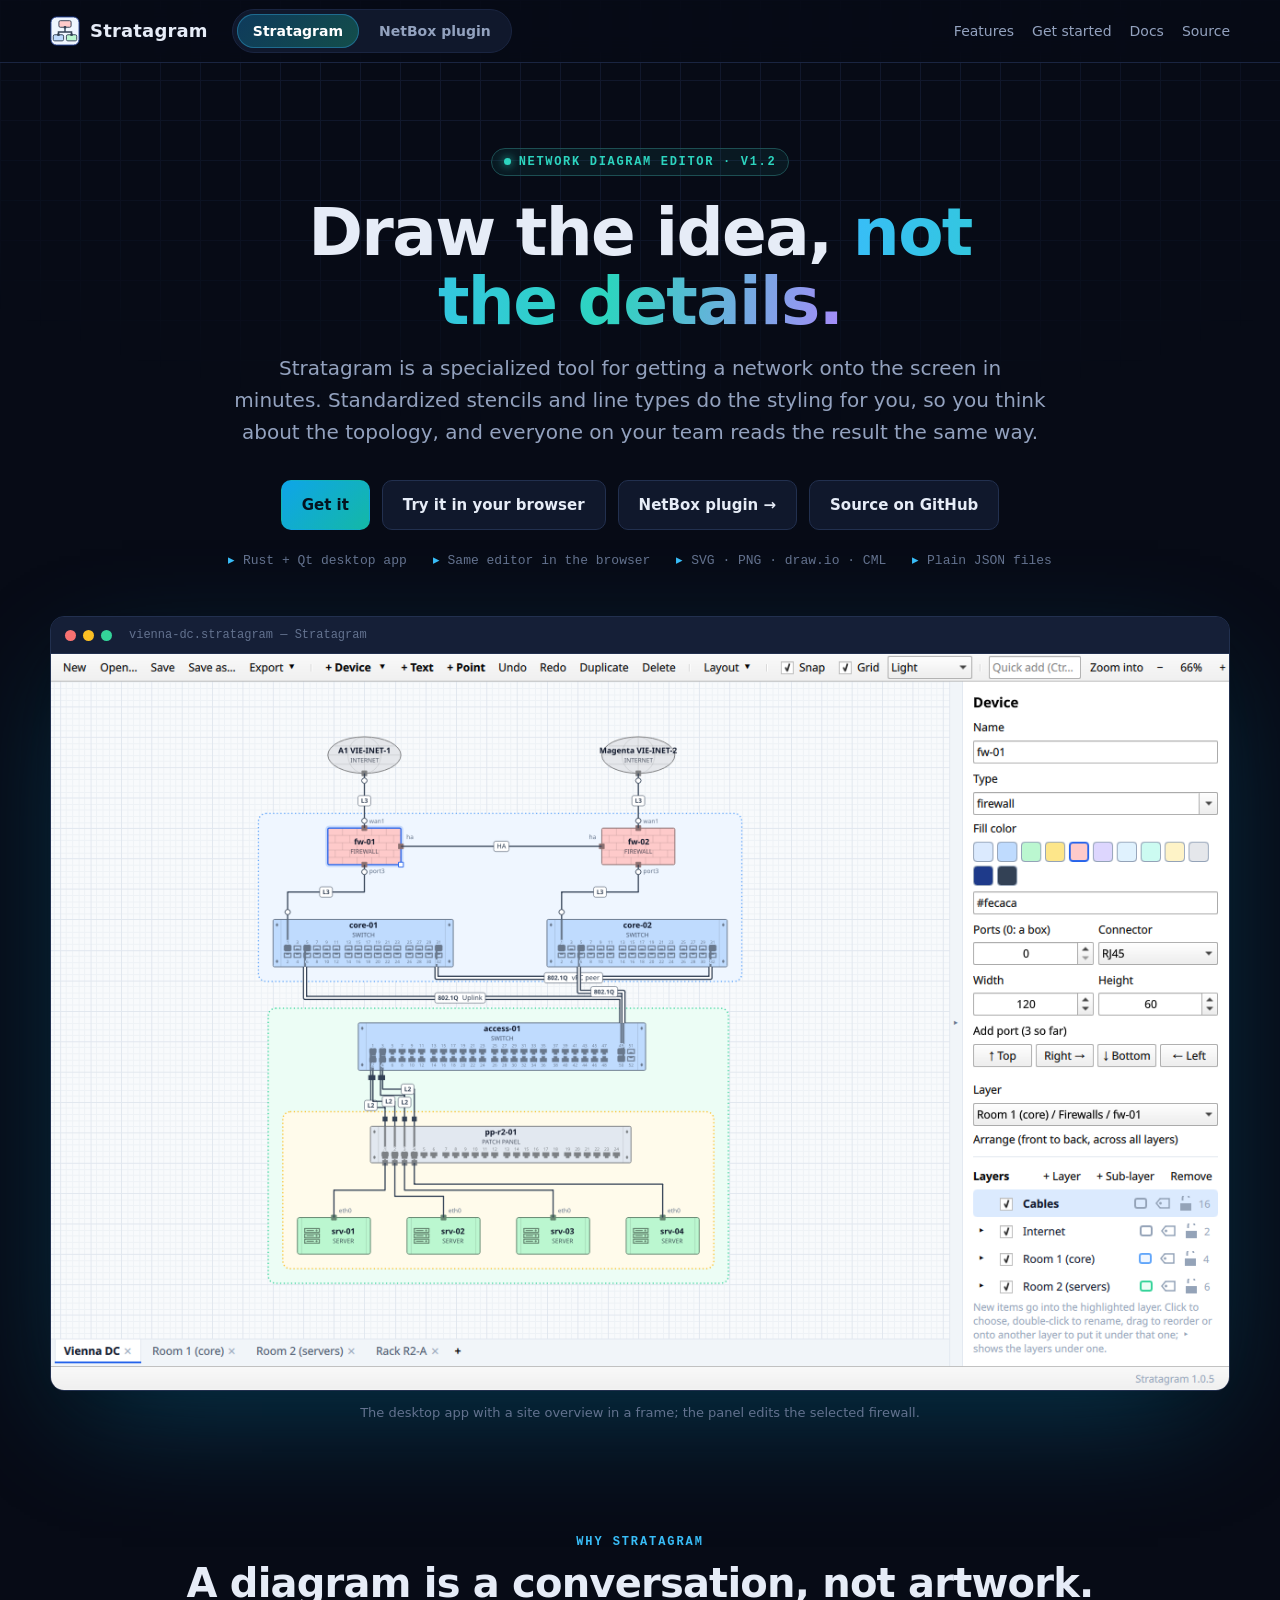
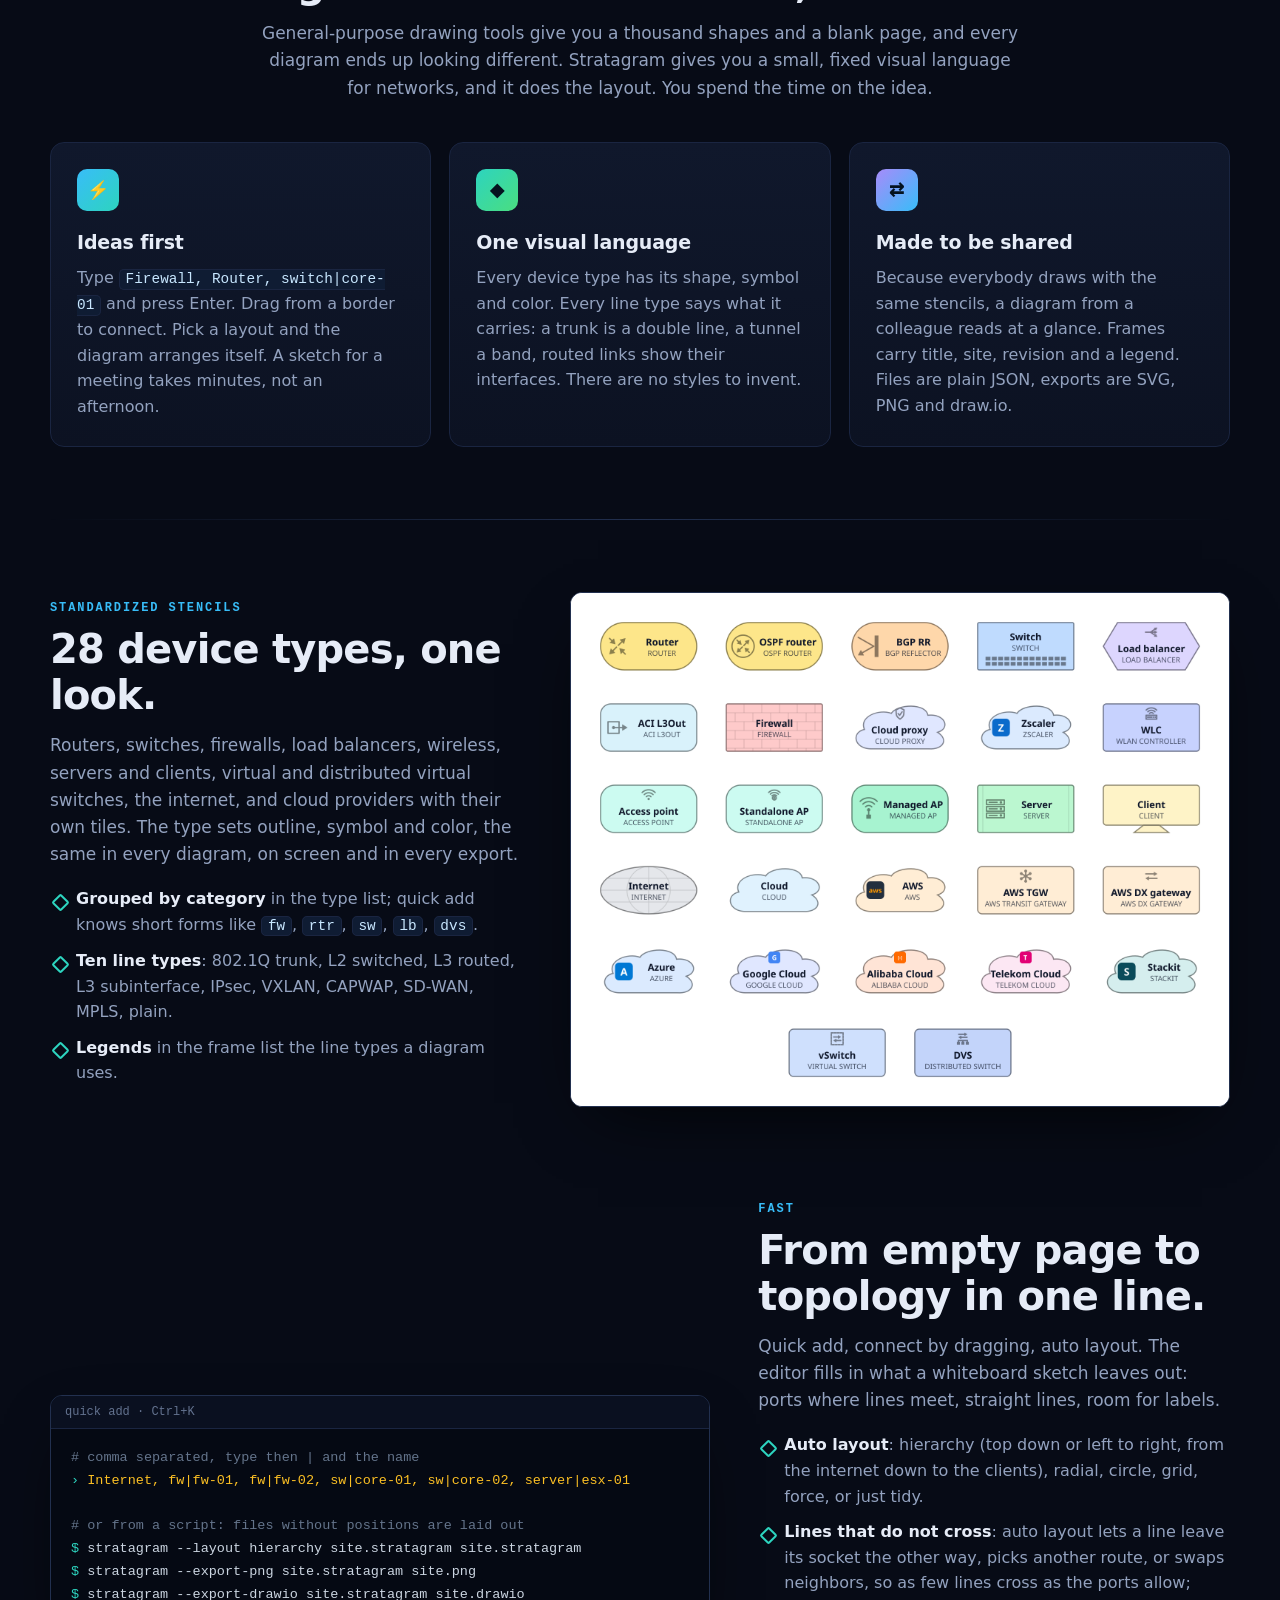
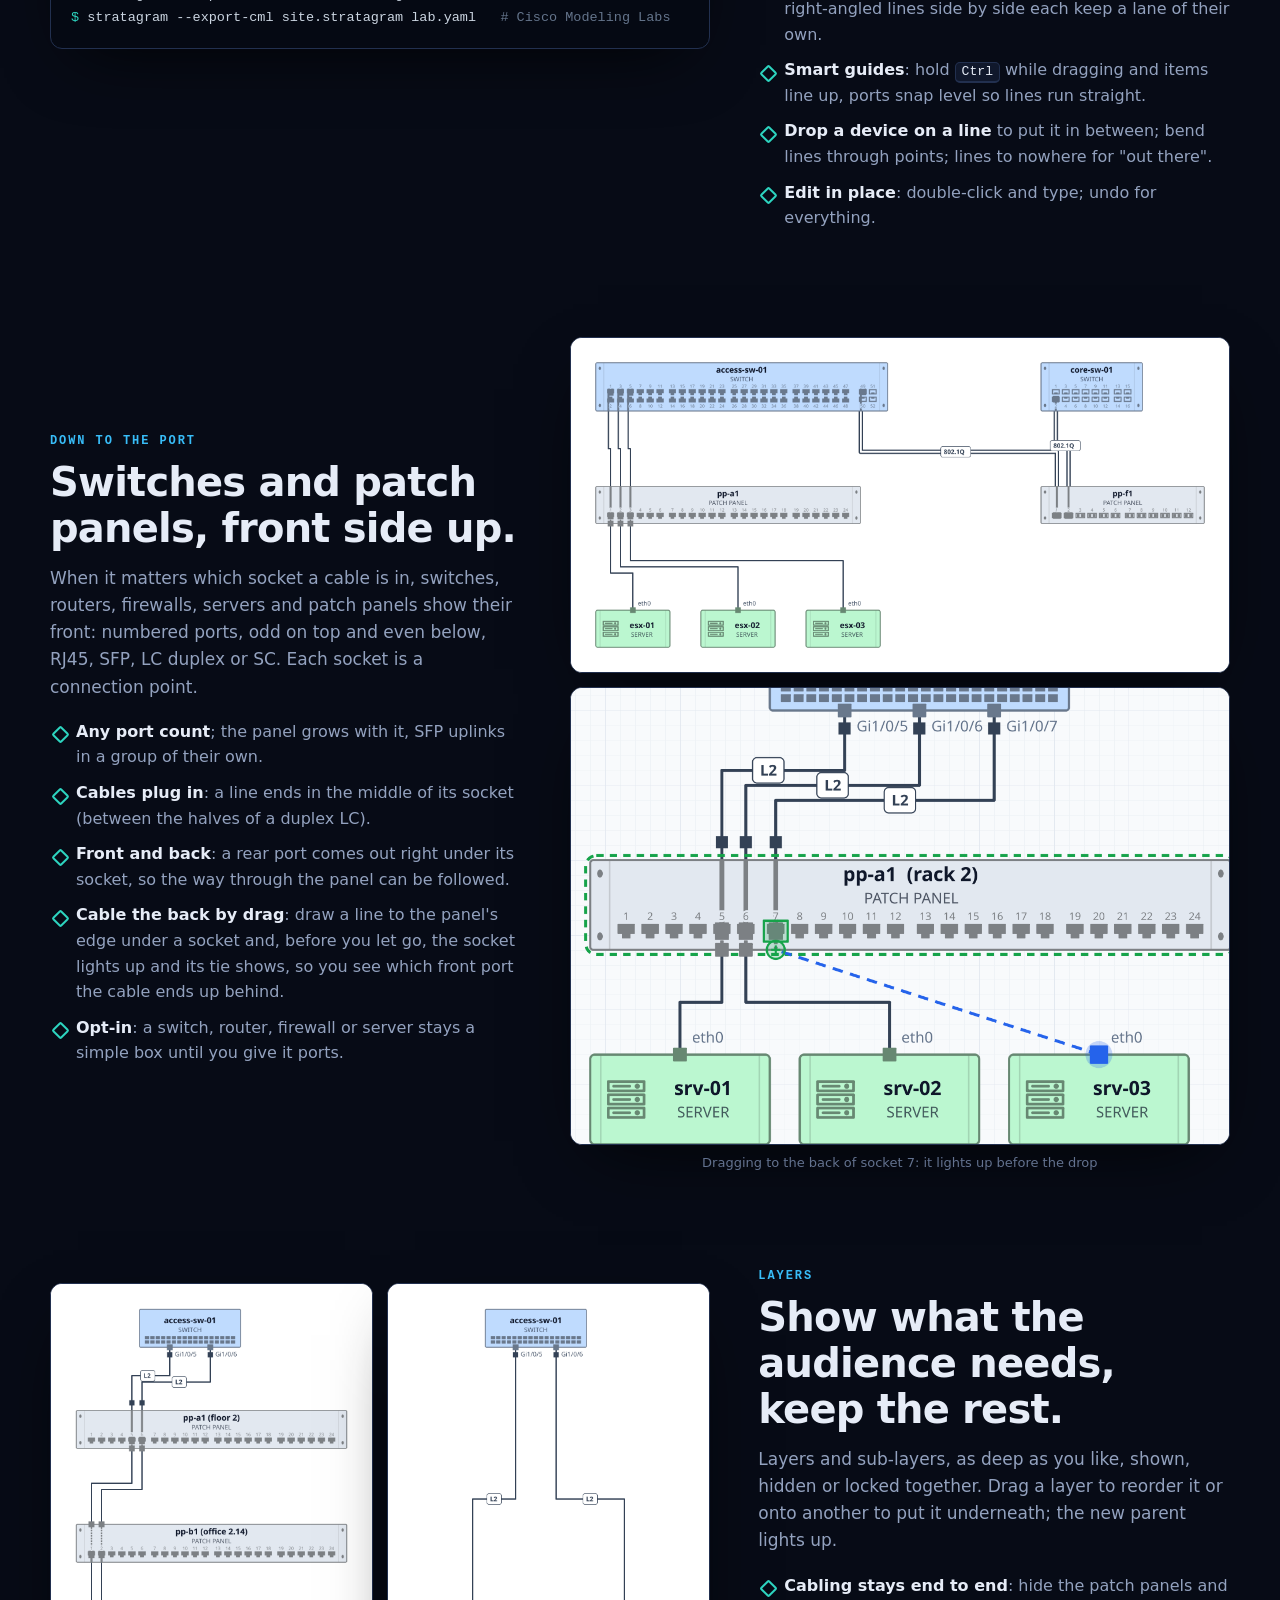
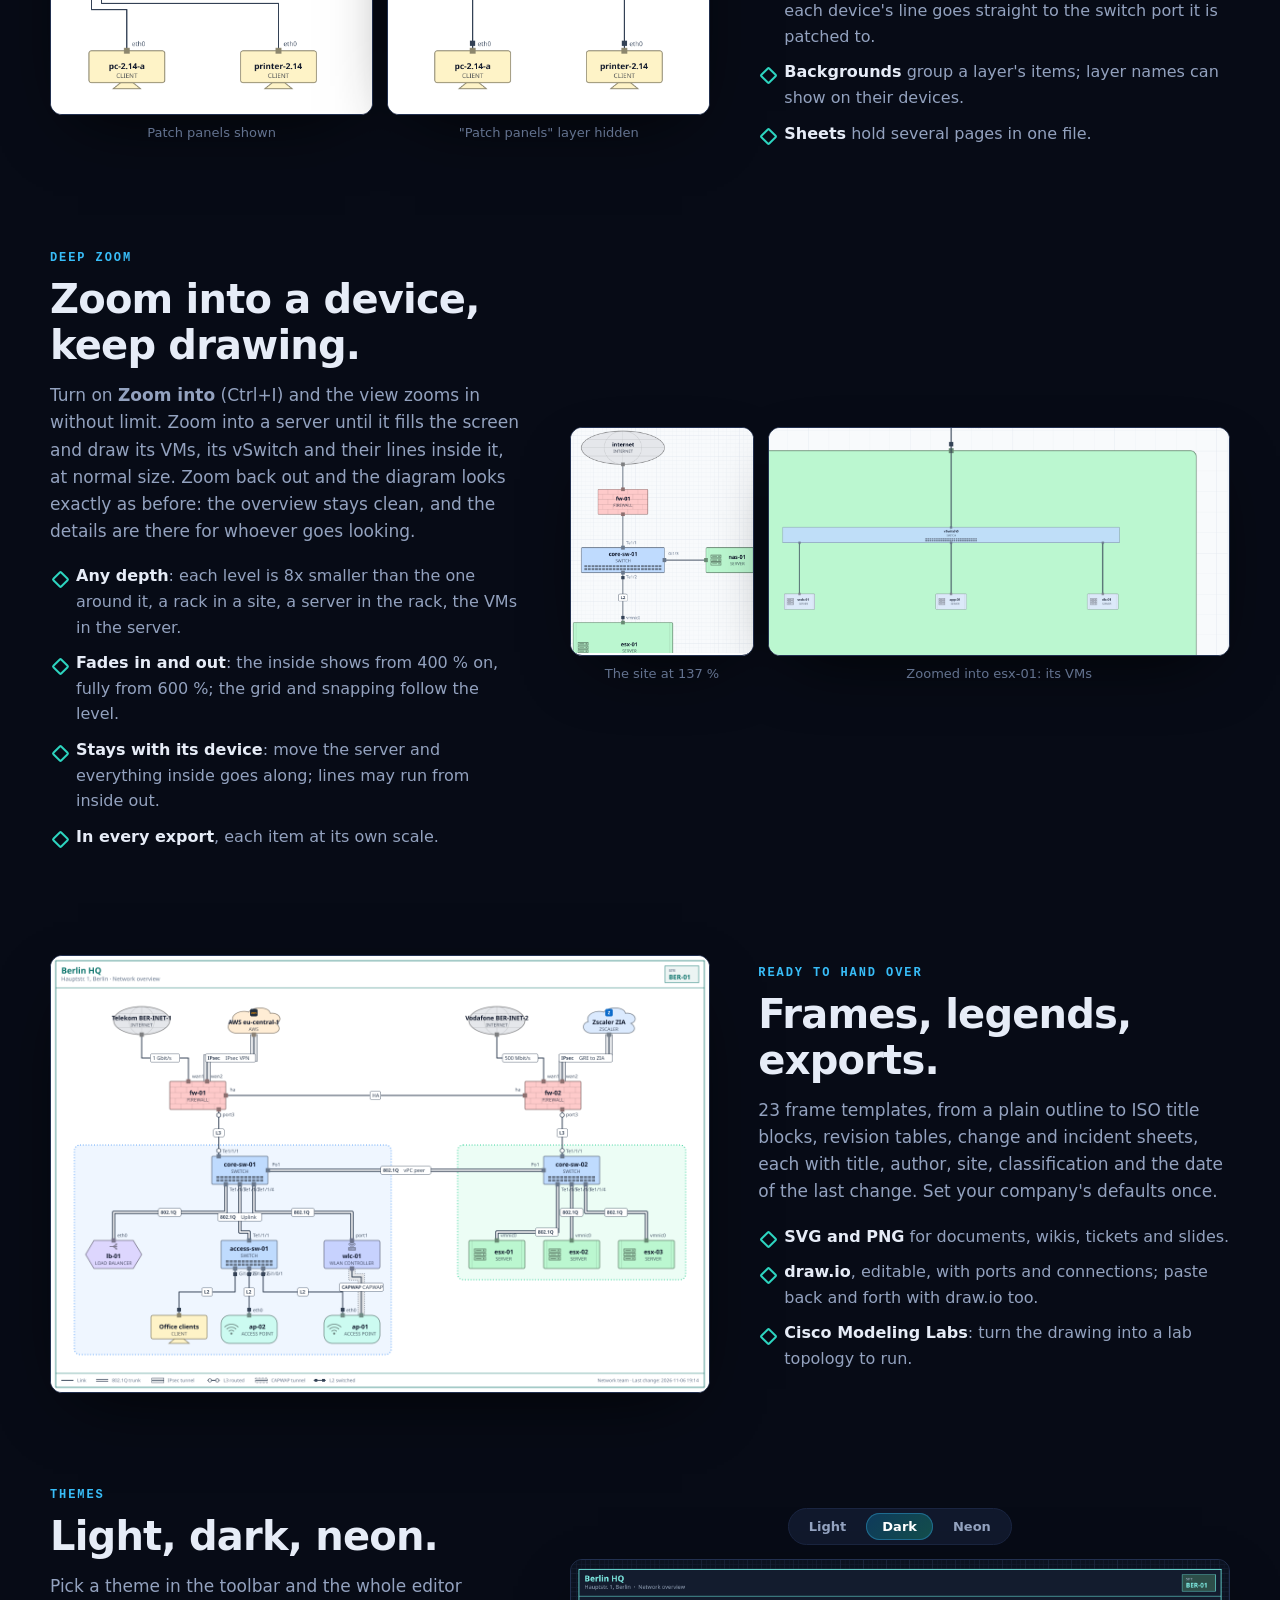
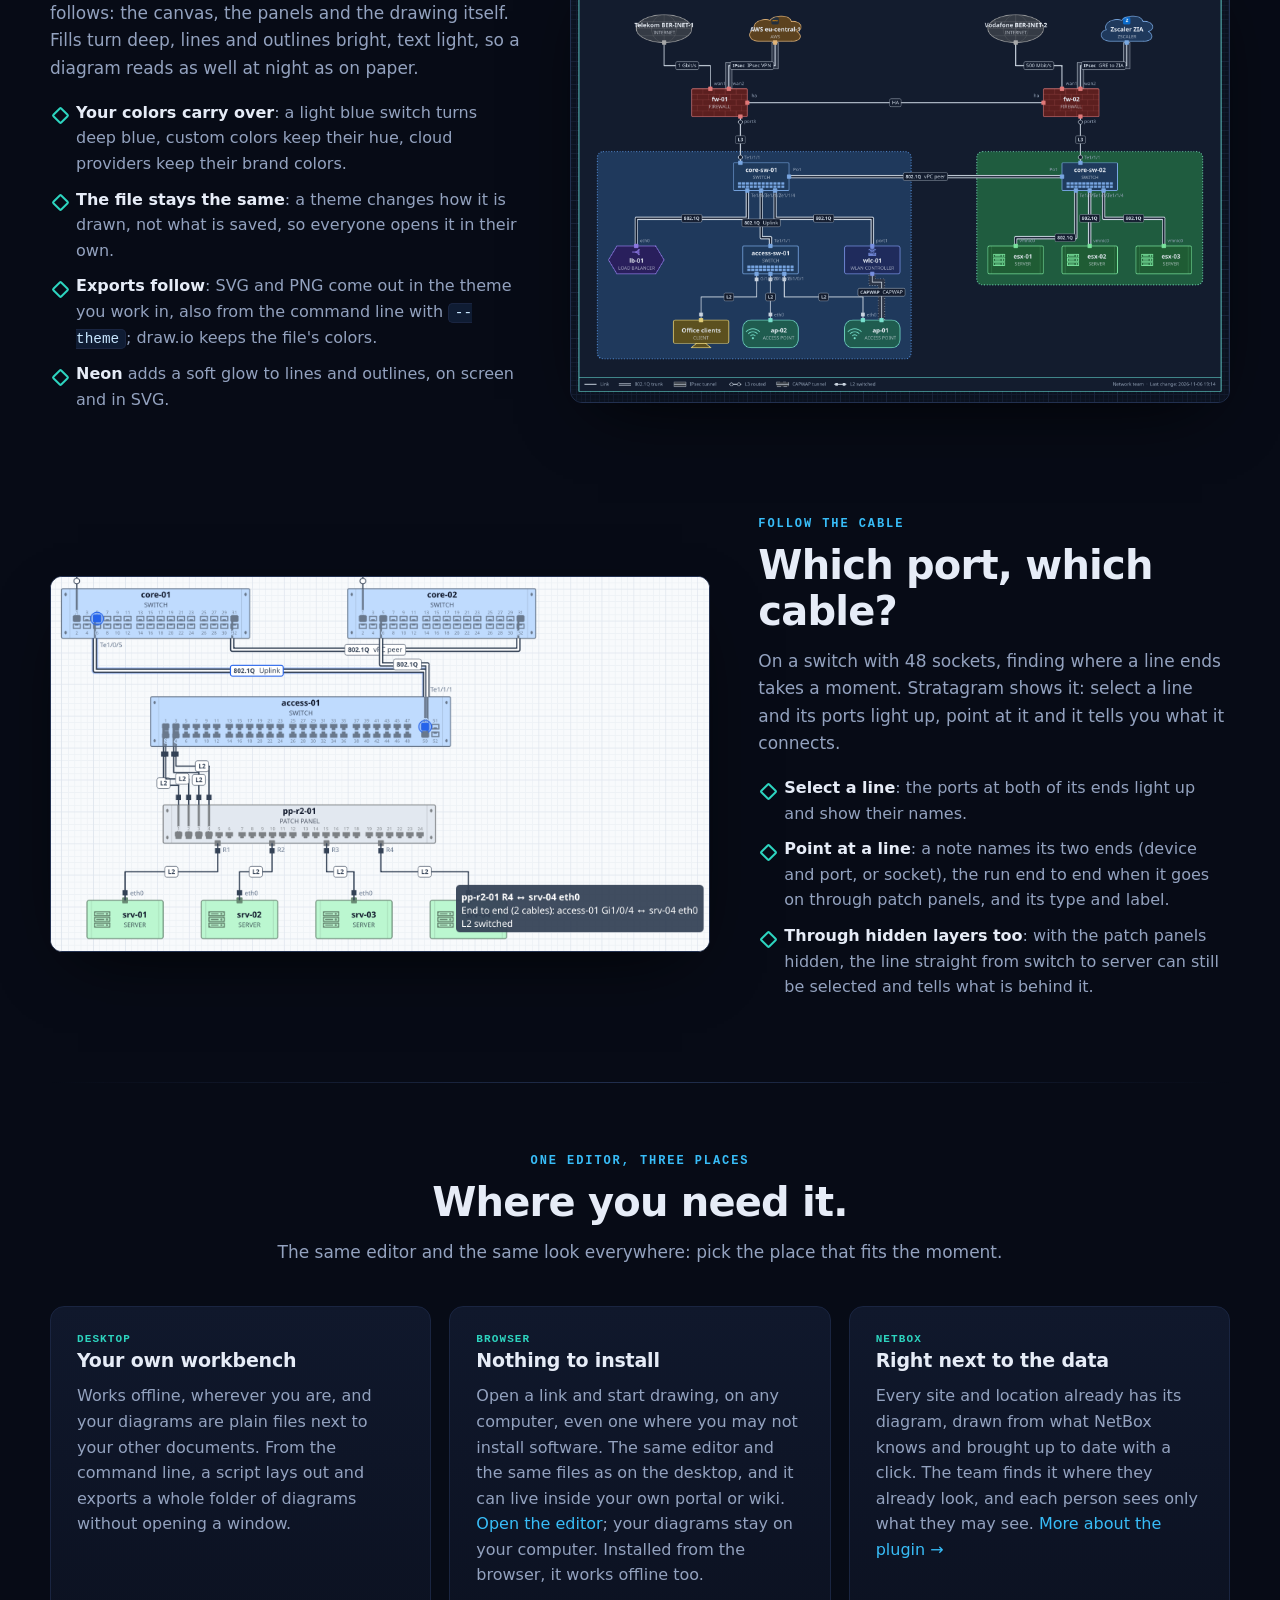
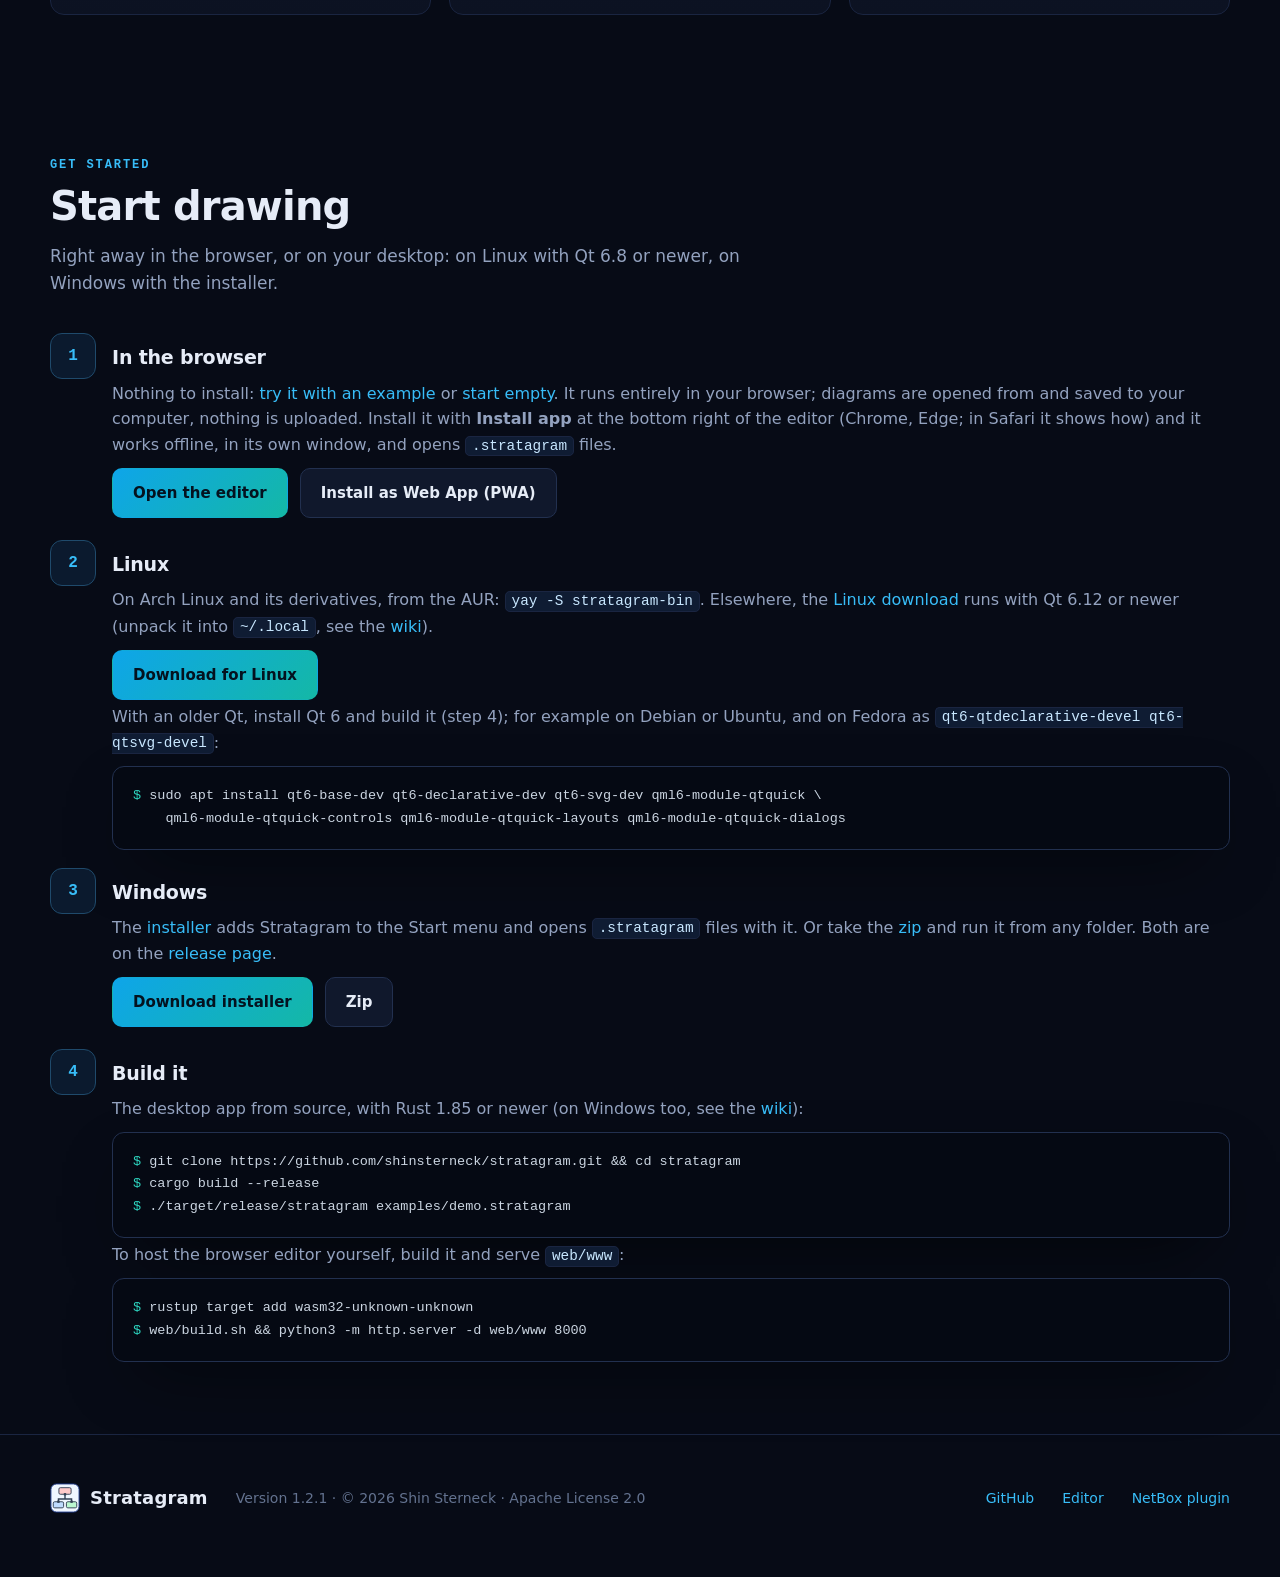
<file: site/index.html>
<!doctype html>
<!-- This file is part of Stratagram: https://github.com/shinsterneck/stratagram
     Copyright 2026 Shin Sterneck. Licensed under the Apache License, Version 2.0 (see LICENSE).
     SPDX-License-Identifier: Apache-2.0 -->
<html lang="en">
<head>
<meta charset="utf-8">
<meta name="viewport" content="width=device-width, initial-scale=1">
<title>Stratagram — network diagrams, fast and consistent</title>
<meta name="description" content="Stratagram is a focused network diagram editor: standardized stencils and line types, quick add and auto layout, so ideas are drawn in minutes and every diagram reads the same across a team. With a NetBox plugin that draws sites from NetBox.">
<link rel="icon" href="logo.svg" type="image/svg+xml">
<link rel="canonical" href="https://stratagram.app/">
<link rel="stylesheet" href="style.css">
<script>document.documentElement.classList.add("js")</script>
</head>
<body>

<header class="top">
  <div class="wrap">
    <a class="brand" href="#"><img src="logo.svg" alt=""><span>Stratagram</span></a>
    <nav class="tabs" aria-label="Sections">
      <a href="#app" data-page="app">Stratagram</a>
      <a href="#netbox" data-page="netbox">NetBox plugin</a>
    </nav>
    <div class="spacer"></div>
    <nav class="links">
      <a href="#app-features" data-page="app">Features</a>
      <a href="#app-start" data-page="app">Get started</a>
      <a href="https://github.com/shinsterneck/stratagram/wiki">Docs</a>
      <a href="https://github.com/shinsterneck/stratagram">Source</a>
    </nav>
  </div>
</header>

<main>

<!-- the editor -->
<div class="page" id="app">

  <div class="hero wrap">
    <span class="eyebrow"><span class="dot"></span>Network diagram editor · v1.2</span>
    <h1>Draw the idea, <span class="grad">not the details.</span></h1>
    <p class="lead">Stratagram is a specialized tool for getting a network onto the screen in minutes.
      Standardized stencils and line types do the styling for you, so you think about the topology,
      and everyone on your team reads the result the same way.</p>
    <div class="cta">
      <a class="btn primary" href="#app-start" data-page="app">Get it</a>
      <a class="btn" href="editor/#file=../examples/berlin-hq.stratagram">Try it in your browser</a>
      <a class="btn" href="#netbox" data-page="netbox">NetBox plugin →</a>
      <a class="btn" href="https://github.com/shinsterneck/stratagram">Source on GitHub</a>
    </div>
    <div class="facts"><span>Rust + Qt desktop app</span><span>Same editor in the browser</span><span>SVG · PNG · draw.io · CML</span><span>Plain JSON files</span></div>

    <div class="window">
      <div class="bar"><i></i><i></i><i></i><span>vienna-dc.stratagram — Stratagram</span></div>
      <a href="shots/desktop-app.png"><img src="shots/desktop-app.png" width="1280" height="800" alt="The Stratagram desktop app: a data center with its rooms and a rack as tinted areas, firewalls and core switches in room 1, an access switch, patch panel and servers in room 2, the properties panel of a selected firewall on the right"></a>
    </div>
    <p class="caption">The desktop app with a site overview in a frame; the panel edits the selected firewall.</p>
  </div>

  <section class="wrap" id="app-why">
    <div class="center">
      <div class="kicker">Why Stratagram</div>
      <h2>A diagram is a conversation, not artwork.</h2>
      <p class="section-lead">General-purpose drawing tools give you a thousand shapes and a blank page, and every
        diagram ends up looking different. Stratagram gives you a small, fixed visual language for networks, and it
        does the layout. You spend the time on the idea.</p>
    </div>
    <div class="pillars">
      <div class="card">
        <div class="icon">⚡</div>
        <h3>Ideas first</h3>
        <p>Type <code>Firewall, Router, switch|core-01</code> and press Enter. Drag from a border to connect.
          Pick a layout and the diagram arranges itself. A sketch for a meeting takes minutes, not an afternoon.</p>
      </div>
      <div class="card">
        <div class="icon">◆</div>
        <h3>One visual language</h3>
        <p>Every device type has its shape, symbol and color. Every line type says what it carries: a trunk is a double
          line, a tunnel a band, routed links show their interfaces. There are no styles to invent.</p>
      </div>
      <div class="card">
        <div class="icon">⇄</div>
        <h3>Made to be shared</h3>
        <p>Because everybody draws with the same stencils, a diagram from a colleague reads at a glance.
          Frames carry title, site, revision and a legend. Files are plain JSON, exports are SVG, PNG and draw.io.</p>
      </div>
    </div>
  </section>

  <div class="divider wrap"></div>

  <section class="wrap" id="app-features">

    <div class="feature">
      <div class="text">
        <div class="kicker">Standardized stencils</div>
        <h2>28 device types, one look.</h2>
        <p class="section-lead">Routers, switches, firewalls, load balancers, wireless, servers and clients, virtual and
          distributed virtual switches, the internet, and cloud providers with their own tiles. The type sets outline, symbol and color, the same in every diagram,
          on screen and in every export.</p>
        <ul>
          <li><b>Grouped by category</b> in the type list; quick add knows short forms like <code>fw</code>, <code>rtr</code>, <code>sw</code>, <code>lb</code>, <code>dvs</code>.</li>
          <li><b>Ten line types</b>: 802.1Q trunk, L2 switched, L3 routed, L3 subinterface, IPsec, VXLAN, CAPWAP, SD-WAN, MPLS, plain.</li>
          <li><b>Legends</b> in the frame list the line types a diagram uses.</li>
        </ul>
      </div>
      <div class="shot"><a href="shots/stencils.png"><img src="shots/stencils.png" width="1780" height="1388" loading="lazy" alt="A sheet of all built-in device stencils: router, OSPF router, BGP reflector, switch, load balancer, firewall, cloud proxy, WLAN controller, access points, server, client, internet, clouds and cloud providers, virtual switch and distributed virtual switch"></a></div>
    </div>

    <div class="feature flip">
      <div class="text">
        <div class="kicker">Fast</div>
        <h2>From empty page to topology in one line.</h2>
        <p class="section-lead">Quick add, connect by dragging, auto layout. The editor fills in what a whiteboard sketch
          leaves out: ports where lines meet, straight lines, room for labels.</p>
        <ul>
          <li><b>Auto layout</b>: hierarchy (top down or left to right, from the internet down to the clients), radial, circle, grid, force, or just tidy.</li>
          <li><b>Lines that do not cross</b>: auto layout lets a line leave its socket the other way, picks another route, or swaps neighbors, so as few lines cross as the ports allow; right-angled lines side by side each keep a lane of their own.</li>
          <li><b>Smart guides</b>: hold <kbd>Ctrl</kbd> while dragging and items line up, ports snap level so lines run straight.</li>
          <li><b>Drop a device on a line</b> to put it in between; bend lines through points; lines to nowhere for "out there".</li>
          <li><b>Edit in place</b>: double-click and type; undo for everything.</li>
        </ul>
      </div>
      <div class="term">
        <div class="bar">quick add · Ctrl+K</div>
<pre><span class="c"># comma separated, type then | and the name</span>
<span class="p">›</span> <span class="s">Internet, fw|fw-01, fw|fw-02, sw|core-01, sw|core-02, server|esx-01</span>

<span class="c"># or from a script: files without positions are laid out</span>
<span class="p">$</span> stratagram --layout hierarchy site.stratagram site.stratagram
<span class="p">$</span> stratagram --export-png site.stratagram site.png
<span class="p">$</span> stratagram --export-drawio site.stratagram site.drawio
<span class="p">$</span> stratagram --export-cml site.stratagram lab.yaml   <span class="c"># Cisco Modeling Labs</span></pre>
      </div>
    </div>

    <div class="feature">
      <div class="text">
        <div class="kicker">Down to the port</div>
        <h2>Switches and patch panels, front side up.</h2>
        <p class="section-lead">When it matters which socket a cable is in, switches, routers, firewalls, servers and
          patch panels show their front:
          numbered ports, odd on top and even below, RJ45, SFP, LC duplex or SC. Each socket is a connection point.</p>
        <ul>
          <li><b>Any port count</b>; the panel grows with it, SFP uplinks in a group of their own.</li>
          <li><b>Cables plug in</b>: a line ends in the middle of its socket (between the halves of a duplex LC).</li>
          <li><b>Front and back</b>: a rear port comes out right under its socket, so the way through the panel can be followed.</li>
          <li><b>Cable the back by drag</b>: draw a line to the panel's edge under a socket and, before you let go, the socket lights up and its tie shows, so you see which front port the cable ends up behind.</li>
          <li><b>Opt-in</b>: a switch, router, firewall or server stays a simple box until you give it ports.</li>
        </ul>
      </div>
      <div>
        <div class="shot"><a href="shots/front-panels.png"><img src="shots/front-panels.png" width="2128" height="1080" loading="lazy" alt="A 48-port access switch with four SFP uplinks, an SFP core switch, a copper and a fiber patch panel, cables plugged into numbered sockets, servers below"></a></div>
        <figure class="shot" style="margin:14px 0 0"><a href="shots/rear-drag.png"><img src="shots/rear-drag.png" width="1140" height="790" loading="lazy" alt="A line being drawn from a server to the bottom edge of a patch panel: socket 7, cabled to the switch at the front, lights up with its tie to the edge before the line is dropped"></a></figure>
        <p class="caption" style="margin:8px 0 0;text-align:center">Dragging to the back of socket 7: it lights up before the drop</p>
      </div>
    </div>

    <div class="feature flip">
      <div class="text">
        <div class="kicker">Layers</div>
        <h2>Show what the audience needs, keep the rest.</h2>
        <p class="section-lead">Layers and sub-layers, as deep as you like, shown, hidden or locked together. Drag a layer
          to reorder it or onto another to put it underneath; the new parent lights up.</p>
        <ul>
          <li><b>Cabling stays end to end</b>: hide the patch panels and each device's line goes straight to the switch port it is patched to.</li>
          <li><b>Backgrounds</b> group a layer's items; layer names can show on their devices.</li>
          <li><b>Sheets</b> hold several pages in one file.</li>
        </ul>
      </div>
      <div>
        <div class="pair">
          <figure class="shot"><a href="shots/e2e-shown.png"><img src="shots/e2e-shown.png" width="1016" height="1360" loading="lazy" alt="A switch cabled through two patch panels to a PC and a printer"></a></figure>
          <figure class="shot"><a href="shots/e2e-hidden.png"><img src="shots/e2e-hidden.png" width="1016" height="1360" loading="lazy" alt="The same diagram with the patch panel layer hidden: the lines go straight from the switch ports to the devices"></a></figure>
        </div>
        <div class="pair" style="margin-top:8px">
          <p class="caption" style="margin:0">Patch panels shown</p>
          <p class="caption" style="margin:0">"Patch panels" layer hidden</p>
        </div>
      </div>
    </div>

    <div class="feature">
      <div class="text">
        <div class="kicker">Deep zoom</div>
        <h2>Zoom into a device, keep drawing.</h2>
        <p class="section-lead">Turn on <b>Zoom into</b> (Ctrl+I) and the view zooms in without limit. Zoom into a
          server until it fills the screen and draw its VMs, its vSwitch and their lines inside it, at normal size.
          Zoom back out and the diagram looks exactly as before: the overview stays clean, and the details are there
          for whoever goes looking.</p>
        <ul>
          <li><b>Any depth</b>: each level is 8x smaller than the one around it, a rack in a site, a server in the rack, the VMs in the server.</li>
          <li><b>Fades in and out</b>: the inside shows from 400 % on, fully from 600 %; the grid and snapping follow the level.</li>
          <li><b>Stays with its device</b>: move the server and everything inside goes along; lines may run from inside out.</li>
          <li><b>In every export</b>, each item at its own scale.</li>
        </ul>
      </div>
      <div>
        <div class="pair lean">
          <figure class="shot"><a href="shots/deep-zoom-out.png"><img src="shots/deep-zoom-out.png" width="600" height="740" loading="lazy" alt="The overview: internet, firewall, core switch, a NAS and the ESX host esx-01 as a plain server box"></a></figure>
          <figure class="shot"><a href="shots/deep-zoom-in.png"><img src="shots/deep-zoom-in.png" width="1300" height="640" loading="lazy" alt="Zoomed into esx-01 at 577 %: its uplink vmnic0 runs to vSwitch0 inside it, cabled to the VMs web-01, app-01 and db-01"></a></figure>
        </div>
        <div class="pair lean" style="margin-top:8px">
          <p class="caption" style="margin:0">The site at 137 %</p>
          <p class="caption" style="margin:0">Zoomed into esx-01: its VMs</p>
        </div>
      </div>
    </div>

    <div class="feature flip">
      <div class="text">
        <div class="kicker">Ready to hand over</div>
        <h2>Frames, legends, exports.</h2>
        <p class="section-lead">23 frame templates, from a plain outline to ISO title blocks, revision tables, change
          and incident sheets, each with title, author, site, classification and the date of the last change.
          Set your company's defaults once.</p>
        <ul>
          <li><b>SVG and PNG</b> for documents, wikis, tickets and slides.</li>
          <li><b>draw.io</b>, editable, with ports and connections; paste back and forth with draw.io too.</li>
          <li><b>Cisco Modeling Labs</b>: turn the drawing into a lab topology to run.</li>
        </ul>
      </div>
      <div class="shot"><a href="shots/hero-diagram.png"><img src="shots/hero-diagram.png" width="2816" height="1864" loading="lazy" alt="An exported PNG: the Berlin HQ network in a site frame with title, site code, legend of line types and the date of the last change"></a></div>
    </div>

    <div class="feature">
      <div class="text">
        <div class="kicker">Themes</div>
        <h2>Light, dark, neon.</h2>
        <p class="section-lead">Pick a theme in the toolbar and the whole editor follows: the canvas, the panels and
          the drawing itself. Fills turn deep, lines and outlines bright, text light, so a diagram reads as well at
          night as on paper.</p>
        <ul>
          <li><b>Your colors carry over</b>: a light blue switch turns deep blue, custom colors keep their hue, cloud providers keep their brand colors.</li>
          <li><b>The file stays the same</b>: a theme changes how it is drawn, not what is saved, so everyone opens it in their own.</li>
          <li><b>Exports follow</b>: SVG and PNG come out in the theme you work in, also from the command line with <code>--theme</code>; draw.io keeps the file's colors.</li>
          <li><b>Neon</b> adds a soft glow to lines and outlines, on screen and in SVG.</li>
        </ul>
      </div>
      <div class="themes">
        <div class="switch" role="group" aria-label="Theme">
          <button type="button" data-shot="light">Light</button>
          <button type="button" data-shot="dark" class="on">Dark</button>
          <button type="button" data-shot="neon">Neon</button>
        </div>
        <div class="shot"><a href="shots/theme-dark.png"><img src="shots/theme-dark.png" width="1000" height="672" loading="lazy" alt="The Berlin HQ diagram in the Dark theme: deep fills with bright outlines and lines on a dark page"></a></div>
      </div>
    </div>

    <div class="feature flip">
      <div class="text">
        <div class="kicker">Follow the cable</div>
        <h2>Which port, which cable?</h2>
        <p class="section-lead">On a switch with 48 sockets, finding where a line ends takes a moment. Stratagram
          shows it: select a line and its ports light up, point at it and it tells you what it connects.</p>
        <ul>
          <li><b>Select a line</b>: the ports at both of its ends light up and show their names.</li>
          <li><b>Point at a line</b>: a note names its two ends (device and port, or socket), the run end to end when it goes on through patch panels, and its type and label.</li>
          <li><b>Through hidden layers too</b>: with the patch panels hidden, the line straight from switch to server can still be selected and tells what is behind it.</li>
        </ul>
      </div>
      <div class="shot"><a href="shots/follow-cable.png"><img src="shots/follow-cable.png" width="845" height="480" loading="lazy" alt="The uplink from core-01 to access-01 selected, its ports Te1/0/5 and Te1/1/1 lit up; the pointer on the line to srv-04 with a note: pp-r2-01 R4 to srv-04 eth0, end to end (2 cables) access-01 Gi1/0/4 to srv-04 eth0, L2 switched"></a></div>
    </div>

  </section>

  <div class="divider wrap"></div>

  <section class="wrap">
    <div class="center">
      <div class="kicker">One editor, three places</div>
      <h2>Where you need it.</h2>
      <p class="section-lead">The same editor and the same look everywhere: pick the place that fits the moment.</p>
    </div>
    <div class="runs">
      <div class="card">
        <div class="label">Desktop</div>
        <h3>Your own workbench</h3>
        <p>Works offline, wherever you are, and your diagrams are plain files next to your other documents. From
          the command line, a script lays out and exports a whole folder of diagrams without opening a window.</p>
      </div>
      <div class="card">
        <div class="label">Browser</div>
        <h3>Nothing to install</h3>
        <p>Open a link and start drawing, on any computer, even one where you may not install software. The same editor
          and the same files as on the desktop, and it can live inside your own portal or wiki.
          <a href="editor/">Open the editor</a>; your diagrams stay on your computer. Installed from the browser, it works offline too.</p>
      </div>
      <div class="card">
        <div class="label">NetBox</div>
        <h3>Right next to the data</h3>
        <p>Every site and location already has its diagram, drawn from what NetBox knows and brought up to date with
          a click. The team finds it where they already look, and each person sees only what they may see.
          <a href="#netbox" data-page="netbox">More about the plugin →</a></p>
      </div>
    </div>
  </section>

  <section class="wrap" id="app-start">
    <div class="kicker">Get started</div>
    <h2>Start drawing</h2>
    <p class="section-lead">Right away in the browser, or on your desktop: on Linux with Qt 6.8 or newer, on Windows with the installer.</p>
    <div class="steps">
      <div class="step"><div>
        <h3>In the browser</h3>
        <p>Nothing to install: <a href="editor/#file=../examples/berlin-hq.stratagram">try it with an example</a> or <a href="editor/">start empty</a>. It runs entirely in your browser; diagrams are opened from and saved to your computer, nothing is uploaded. Install it with <strong>Install app</strong> at the bottom right of the editor (Chrome, Edge; in Safari it shows how) and it works offline, in its own window, and opens <code>.stratagram</code> files.</p>
        <div class="cta">
          <a class="btn primary" href="editor/#file=../examples/berlin-hq.stratagram">Open the editor</a>
          <a class="btn" href="editor/#install">Install as Web App (PWA)</a>
        </div>
      </div></div>
      <div class="step"><div>
        <h3>Linux</h3>
        <p>On Arch Linux and its derivatives, from the AUR: <code>yay -S stratagram-bin</code>. Elsewhere, the <a href="https://github.com/shinsterneck/stratagram/releases/latest/download/stratagram-1.2.1-linux-x86_64.tar.gz">Linux download</a> runs with Qt 6.12 or newer (unpack it into <code>~/.local</code>, see the <a href="https://github.com/shinsterneck/stratagram/wiki/Installation#linux">wiki</a>).</p>
        <div class="cta"><a class="btn primary" href="https://github.com/shinsterneck/stratagram/releases/latest/download/stratagram-1.2.1-linux-x86_64.tar.gz">Download for Linux</a></div>
        <p>With an older Qt, install Qt 6 and build it (step 4); for example on Debian or Ubuntu, and on Fedora as <code>qt6-qtdeclarative-devel qt6-qtsvg-devel</code>:</p>
        <div class="term"><pre><span class="p">$</span> sudo apt install qt6-base-dev qt6-declarative-dev qt6-svg-dev qml6-module-qtquick \
    qml6-module-qtquick-controls qml6-module-qtquick-layouts qml6-module-qtquick-dialogs</pre></div>
      </div></div>
      <div class="step"><div>
        <h3>Windows</h3>
        <p>The <a href="https://github.com/shinsterneck/stratagram/releases/latest/download/stratagram-1.2.1-windows-x64-setup.exe">installer</a> adds Stratagram to the Start menu and opens <code>.stratagram</code> files with it. Or take the <a href="https://github.com/shinsterneck/stratagram/releases/latest/download/stratagram-1.2.1-windows-x64.zip">zip</a> and run it from any folder. Both are on the <a href="https://github.com/shinsterneck/stratagram/releases/latest">release page</a>.</p>
        <div class="cta">
          <a class="btn primary" href="https://github.com/shinsterneck/stratagram/releases/latest/download/stratagram-1.2.1-windows-x64-setup.exe">Download installer</a>
          <a class="btn" href="https://github.com/shinsterneck/stratagram/releases/latest/download/stratagram-1.2.1-windows-x64.zip">Zip</a>
        </div>
      </div></div>
      <div class="step"><div>
        <h3>Build it</h3>
        <p>The desktop app from source, with Rust 1.85 or newer (on Windows too, see the <a href="https://github.com/shinsterneck/stratagram/wiki/Building-from-source#windows">wiki</a>):</p>
        <div class="term"><pre><span class="p">$</span> git clone https://github.com/shinsterneck/stratagram.git &amp;&amp; cd stratagram
<span class="p">$</span> cargo build --release
<span class="p">$</span> ./target/release/stratagram examples/demo.stratagram</pre></div>
        <p>To host the browser editor yourself, build it and serve <code>web/www</code>:</p>
        <div class="term"><pre><span class="p">$</span> rustup target add wasm32-unknown-unknown
<span class="p">$</span> web/build.sh &amp;&amp; python3 -m http.server -d web/www 8000</pre></div>
      </div></div>
    </div>
  </section>
</div>

<!-- NetBox -->
<div class="page" id="netbox">

  <div class="hero wrap">
    <span class="eyebrow"><span class="dot"></span>NetBox plugin · NetBox 4.5 to 4.7</span>
    <h1>Your NetBox, <span class="grad">drawn.</span></h1>
    <p class="lead">The plugin adds a Diagram tab to every site and location. It draws the site from what NetBox
      knows (devices, cables, circuits, patch panels) with Stratagram's stencils, and keeps your arrangement when NetBox
      changes.</p>
    <div class="cta">
      <a class="btn primary" href="#netbox-start">Install the plugin</a>
      <a class="btn" href="#app" data-page="app">← The editor</a>
    </div>
    <div class="facts"><span>Site and location tabs</span><span>Refresh without moving things</span><span>Saved in NetBox</span><span>Object permissions</span><span>Light and dark, like NetBox</span></div>

    <div class="window">
      <div class="bar"><i></i><i></i><i></i><span>Vienna DC | NetBox</span></div>
      <a href="shots/netbox-editor.png"><img src="shots/netbox-editor.png" width="1920" height="1200" alt="NetBox 4.7 with the Diagram tab of the site Vienna DC: two internet circuits, a firewall pair and core switches in the tinted area of room 1, an access switch in room 2 cabled through a patch panel to four servers in a rack nested inside it, sheets for the site's locations, the selected firewall in the panel and the layers by location"></a>
    </div>
    <p class="caption">The Diagram tab of a site in NetBox 4.6, drawn from its devices, cables and circuits. Each
      location is a sheet (tabs at the bottom); the layer tree has a layer per device type and per device.</p>
  </div>

  <section class="wrap">
    <div class="feature">
      <div class="text">
        <div class="kicker">From NetBox</div>
        <h2>Drawn from your source of truth.</h2>
        <p class="section-lead">No more redrawing a site by hand after every change. The site comes in with its devices
          and cables, laid out from the internet down to the servers.</p>
        <ul>
          <li><b>Device types from roles</b>: firewall, router, core and access switches, servers, with your own mapping where roles say something else.</li>
          <li><b>Line types from interfaces</b>: tagged ports make trunks, routed ends make L3 links, access ports L2.</li>
          <li><b>Right-angled lines</b> by default, each in a lane of its own and laid out with as few crossings as the ports allow (or straight, as you set it up).</li>
          <li><b>Circuits</b> become internet clouds named after provider and circuit; <b>patch panels</b> get one socket per front port, rear ports behind the sockets they map to; <b>switches</b> their physical ports, copper first and SFP as uplinks, each cable in its port.</li>
          <li><b>Locations</b> get sheets of their own; a location's Diagram tab opens its sheet.</li>
        </ul>
      </div>
      <div class="shot" style="margin:0 auto;width:min(100%,420px)"><img src="shots/netbox-layers.png" width="330" height="300" loading="lazy" alt="The layer tree in NetBox: Cables, Internet, Firewalls, Switches opened to a layer per switch (access-01, core-01), each with its count of items" style="width:100%"></div>
    </div>

    <div class="feature flip">
      <div class="text">
        <div class="kicker">Stays yours</div>
        <h2>Refresh, don't redraw.</h2>
        <p class="section-lead">Arrange the diagram, add notes, a frame, layers, and save it in NetBox. When NetBox
          changes, <b>Refresh from NetBox</b> brings it up to date without moving anything you placed.</p>
        <ul>
          <li><b>New devices and cables</b> are added beside what they connect to; renamed ones are renamed.</li>
          <li><b>What is gone</b> is set aside on a layer "Gone from NetBox", not silently deleted.</li>
          <li><b>Layers by type and per device</b>: show or hide all patch panels, or one server; cabling stays end to end along NetBox's cable paths, and a line through hidden panels can still be selected and tells what it connects.</li>
          <li><b>One undo step</b>; saved diagrams are in NetBox's change log.</li>
        </ul>
      </div>
      <div class="stack">
        <figure class="shot"><a href="shots/netbox-e2e-shown.png"><img src="shots/netbox-e2e-shown.png" width="700" height="380" loading="lazy" alt="In NetBox: access-01 cabled to the front of patch panel pp-r2-01, its rear ports cabled to four servers"></a><figcaption>Patch panels shown</figcaption></figure>
        <figure class="shot"><a href="shots/netbox-follow.png"><img src="shots/netbox-follow.png" width="700" height="380" loading="lazy" alt="The same with the layer Patch panels hidden: each server's line goes straight to its port on access-01; the line to srv-03 is selected, its ports lit, and a note says access-01 Gi1/0/3 to srv-03 eth0, through hidden devices (2 cables), L2 switched"></a><figcaption>"Patch panels" hidden: end to end along NetBox's cable paths, the line to srv-03 selected and pointed at</figcaption></figure>
      </div>
    </div>
  </section>

  <section class="wrap">
    <div class="center">
      <div class="kicker">Themes</div>
      <h2>Light or dark, like your NetBox.</h2>
      <p class="section-lead">The editor starts in NetBox's own light or dark mode and switches along with it. Pick
        Dark or Neon in its toolbar to keep one; the browser remembers it. The saved diagram keeps its colors, so
        everyone sees it in their own theme; SVG and PNG exports come out in the one in view.</p>
    </div>
    <div class="pair" style="margin-top:36px">
      <figure class="shot"><a href="shots/netbox-dark.png"><img src="shots/netbox-dark.png" width="1920" height="1200" loading="lazy" alt="NetBox in dark mode with the site diagram in the Dark theme: deep fills, bright outlines and lines"></a><figcaption>Dark, with NetBox's dark mode</figcaption></figure>
      <figure class="shot"><a href="shots/netbox-neon.png"><img src="shots/netbox-neon.png" width="1920" height="1200" loading="lazy" alt="The same site diagram in the Neon theme: near-black fills with glowing outlines and lines"></a><figcaption>Neon</figcaption></figure>
    </div>
  </section>

  <div class="divider wrap"></div>

  <section class="wrap">
    <div class="center">
      <div class="kicker">Access</div>
      <h2>Everyone sees what they may see.</h2>
      <p class="section-lead">The data comes from NetBox's own models, filtered by each user's object permissions,
        with no API tokens. Viewing, adding and changing site diagrams are NetBox permissions of their own, constraints included.</p>
    </div>
  </section>

  <section class="wrap" id="netbox-start">
    <div class="kicker">Install</div>
    <h2>Add it to NetBox</h2>
    <div class="steps">
      <div class="step"><div>
        <h3>Install it into NetBox's environment</h3>
        <p>From <a href="https://pypi.org/project/netbox-stratagram/">PyPI</a>. With netbox-docker, add <code>netbox-stratagram</code> to <code>plugin_requirements.txt</code> instead.</p>
        <div class="term"><pre><span class="p">$</span> sudo /opt/netbox/venv/bin/pip install netbox-stratagram</pre></div>
      </div></div>
      <div class="step"><div>
        <h3>Enable it in <code>configuration.py</code></h3>
        <div class="term"><pre>PLUGINS = [<span class="s">"netbox_stratagram"</span>]
PLUGINS_CONFIG = {
    <span class="s">"netbox_stratagram"</span>: {
        <span class="s">"kinds"</span>: {<span class="s">"dmz-host"</span>: <span class="s">"server"</span>},   <span class="c"># device type by role, before the built-in guesses</span>
        <span class="s">"all_devices"</span>: False,             <span class="c"># also devices without cables</span>
        <span class="s">"type_layers"</span>: True,              <span class="c"># a layer per device type and per device</span>
        <span class="s">"routing"</span>: <span class="s">"orthogonal"</span>,         <span class="c"># or "straight", "around"</span>
        <span class="s">"fronts"</span>: [<span class="s">"switch"</span>],            <span class="c"># drawn with their ports; also "router", "firewall", "server"</span>
    },
}</pre></div>
      </div></div>
      <div class="step"><div>
        <h3>Migrate, collect, restart</h3>
        <div class="term"><pre><span class="p">$</span> cd /opt/netbox/netbox
<span class="p">$</span> sudo ../venv/bin/python manage.py migrate
<span class="p">$</span> sudo ../venv/bin/python manage.py collectstatic --no-input
<span class="p">$</span> sudo systemctl restart netbox netbox-rq</pre></div>
        <p>Then grant the object type <code>NetBox Stratagram › Site Diagram</code> (view, and add and change to save) to the users who should see the Diagram tab.</p>
      </div></div>
    </div>
  </section>
</div>

</main>

<footer>
  <div class="wrap">
    <a class="brand" href="#"><img src="logo.svg" alt=""><span>Stratagram</span></a>
    <span class="grow">Version 1.2.1 · © 2026 Shin Sterneck · Apache License 2.0</span>
    <a href="https://github.com/shinsterneck/stratagram">GitHub</a>
    <a href="#app" data-page="app">Editor</a>
    <a href="#netbox" data-page="netbox">NetBox plugin</a>
  </div>
</footer>

<script>
// Tabs: the page named in the address (#netbox, or a section in it) is shown.
const pages = [...document.querySelectorAll(".page")]
const pageOf = (hash) => {
    const el = hash && document.getElementById(hash.slice(1))
    const page = el && (el.classList.contains("page") ? el : el.closest(".page"))
    return page ? page.id : "app"
}
function show(hash) {
    const id = pageOf(hash)
    for (const p of pages) p.classList.toggle("on", p.id === id)
    for (const a of document.querySelectorAll(".tabs a")) a.classList.toggle("on", a.dataset.page === id)
    const el = hash && document.getElementById(hash.slice(1))
    if (el && !el.classList.contains("page")) el.scrollIntoView()
    else window.scrollTo(0, 0)
}
window.addEventListener("hashchange", () => show(location.hash))
show(location.hash)

// The theme picture: one of shots/theme-*.png.
for (const box of document.querySelectorAll(".themes")) {
    const img = box.querySelector("img"), link = box.querySelector("a")
    const alts = {
        light: "The Berlin HQ diagram in the Light theme: light fills, dark lines on white",
        dark: "The Berlin HQ diagram in the Dark theme: deep fills with bright outlines and lines on a dark page",
        neon: "The Berlin HQ diagram in the Neon theme: near-black fills, glowing outlines and lines",
    }
    for (const b of box.querySelectorAll("button")) {
        b.addEventListener("click", () => {
            const src = `shots/theme-${b.dataset.shot}.png`
            img.src = link.href = src
            img.alt = alts[b.dataset.shot]
            for (const o of box.querySelectorAll("button")) o.classList.toggle("on", o === b)
        })
    }
}
</script>
</body>
</html>
</file>
<file: site/style.css>
/* This file is part of Stratagram: https://github.com/shinsterneck/stratagram
 * Copyright 2026 Shin Sterneck. Licensed under the Apache License, Version 2.0 (see LICENSE).
 * SPDX-License-Identifier: Apache-2.0 */

/* Stratagram's homepage: dark, blueprint-like, the screenshots in light
   window frames. No web fonts, no frameworks. */

:root {
    --bg: #070b16;
    --bg-2: #0c1222;
    --panel: #10182c;
    --panel-2: #151f37;
    --line: #22304f;
    --line-soft: #1a2541;
    --text: #e6ecf7;
    --muted: #93a2bf;
    --faint: #63728f;
    --accent: #38bdf8;
    --accent-2: #2dd4bf;
    --accent-3: #a78bfa;
    --warm: #fbbf24;
    --radius: 14px;
    --sans: ui-sans-serif, system-ui, -apple-system, "Segoe UI", Roboto, "Noto Sans", Ubuntu, Cantarell, sans-serif;
    --mono: ui-monospace, "JetBrains Mono", "SFMono-Regular", Menlo, Consolas, "Liberation Mono", monospace;
}

* { box-sizing: border-box; }

html { scroll-behavior: smooth; }

body {
    margin: 0;
    background: var(--bg);
    color: var(--text);
    font: 16px/1.6 var(--sans);
    -webkit-font-smoothing: antialiased;
}

/* The blueprint grid behind everything, fading out downwards. */
body::before {
    content: "";
    position: fixed;
    inset: 0;
    z-index: -1;
    background-image:
        linear-gradient(var(--line-soft) 1px, transparent 1px),
        linear-gradient(90deg, var(--line-soft) 1px, transparent 1px);
    background-size: 40px 40px;
    mask-image: radial-gradient(ellipse 90% 60% at 50% 0%, #000 30%, transparent 80%);
    -webkit-mask-image: radial-gradient(ellipse 90% 60% at 50% 0%, #000 30%, transparent 80%);
    opacity: 0.55;
}

a { color: var(--accent); text-decoration: none; }
a:hover { text-decoration: underline; }

img { max-width: 100%; height: auto; display: block; }

code, pre, kbd { font-family: var(--mono); }
code { font-size: 0.9em; color: #c8e7ff; background: #0f1c33; padding: 0.1em 0.4em; border-radius: 5px; border: 1px solid var(--line-soft); }
kbd { font-size: 0.82em; padding: 0.1em 0.45em; border-radius: 5px; border: 1px solid var(--line); border-bottom-width: 2px; background: var(--panel); color: var(--text); }

.wrap { width: min(1180px, 100% - 32px); margin: 0 auto; }

/* top bar */

.top {
    position: sticky;
    top: 0;
    z-index: 10;
    backdrop-filter: blur(12px);
    -webkit-backdrop-filter: blur(12px);
    background: rgba(7, 11, 22, 0.78);
    border-bottom: 1px solid var(--line-soft);
}
.top .wrap { display: flex; align-items: center; gap: 24px; height: 62px; }
.brand { display: flex; align-items: center; gap: 10px; color: var(--text); font-weight: 700; letter-spacing: 0.01em; font-size: 18px; }
.brand:hover { text-decoration: none; }
.brand img { width: 30px; height: 30px; }
.tabs { display: flex; gap: 4px; padding: 4px; border-radius: 999px; background: var(--panel); border: 1px solid var(--line-soft); }
.tabs a {
    padding: 6px 16px;
    border-radius: 999px;
    color: var(--muted);
    font-size: 14px;
    font-weight: 600;
    white-space: nowrap;
}
.tabs a:hover { color: var(--text); text-decoration: none; }
.tabs a.on { background: linear-gradient(135deg, #0e3a5c, #134e4a); color: #fff; box-shadow: inset 0 0 0 1px #1f6b8f; }
.top .spacer { flex: 1; }
.top .links { display: flex; gap: 18px; font-size: 14px; }
.top .links a { color: var(--muted); }
.top .links a:hover { color: var(--text); }

/* hero */

.hero { padding: 84px 0 40px; text-align: center; }
.eyebrow {
    display: inline-flex;
    align-items: center;
    gap: 8px;
    font: 600 12px/1 var(--mono);
    letter-spacing: 0.14em;
    text-transform: uppercase;
    color: var(--accent-2);
    padding: 7px 12px;
    border: 1px solid #1d4f53;
    border-radius: 999px;
    background: rgba(45, 212, 191, 0.07);
}
.eyebrow .dot { width: 7px; height: 7px; border-radius: 50%; background: var(--accent-2); box-shadow: 0 0 10px var(--accent-2); }
.hero h1 {
    margin: 22px auto 16px;
    font-size: clamp(36px, 6vw, 66px);
    line-height: 1.05;
    letter-spacing: -0.025em;
    max-width: 15ch;
}
.grad { background: linear-gradient(100deg, var(--accent) 0%, var(--accent-2) 55%, var(--accent-3) 100%); -webkit-background-clip: text; background-clip: text; color: transparent; }
.hero p.lead { margin: 0 auto; max-width: 64ch; font-size: clamp(17px, 2vw, 20px); color: var(--muted); }
.cta { display: flex; flex-wrap: wrap; justify-content: center; gap: 12px; margin: 32px 0 8px; }
.btn {
    display: inline-flex;
    align-items: center;
    gap: 8px;
    padding: 12px 20px;
    border-radius: 10px;
    font-weight: 650;
    font-size: 15px;
    border: 1px solid var(--line);
    color: var(--text);
    background: var(--panel);
}
.btn:hover { text-decoration: none; border-color: #35507f; background: var(--panel-2); }
.btn.primary { background: linear-gradient(135deg, #0ea5e9, #14b8a6); border-color: transparent; color: #04121f; }
.btn.primary:hover { filter: brightness(1.08); }
.facts { display: flex; flex-wrap: wrap; justify-content: center; gap: 10px 26px; margin-top: 22px; color: var(--faint); font: 13px var(--mono); }
.facts span::before { content: "▸ "; color: var(--accent); }

/* A screenshot in a window frame. */
.window {
    margin: 48px auto 0;
    border-radius: var(--radius);
    background: var(--panel);
    border: 1px solid var(--line);
    box-shadow: 0 40px 120px -30px rgba(14, 165, 233, 0.35), 0 20px 60px -20px rgba(0, 0, 0, 0.8);
    overflow: hidden;
}
.window .bar { display: flex; align-items: center; gap: 7px; padding: 11px 14px; border-bottom: 1px solid var(--line); background: var(--panel-2); }
.window .bar i { width: 11px; height: 11px; border-radius: 50%; background: #334155; }
.window .bar i:nth-child(1) { background: #f87171; }
.window .bar i:nth-child(2) { background: #fbbf24; }
.window .bar i:nth-child(3) { background: #34d399; }
.window .bar span { margin-left: 10px; font: 12px var(--mono); color: var(--faint); }
.window a { display: block; background: #fff; }
.caption { margin: 12px 0 0; font-size: 13px; color: var(--faint); text-align: center; }

/* sections */

section { padding: 72px 0; }
.kicker { font: 600 12px/1 var(--mono); letter-spacing: 0.16em; text-transform: uppercase; color: var(--accent); }
h2 { margin: 12px 0 14px; font-size: clamp(28px, 3.6vw, 40px); line-height: 1.15; letter-spacing: -0.02em; }
h3 { margin: 0 0 8px; font-size: 19px; letter-spacing: -0.01em; }
.section-lead { max-width: 70ch; color: var(--muted); font-size: 17px; margin: 0; }
.center { text-align: center; }
.center .section-lead { margin: 0 auto; }

/* The three ideas behind it. */
.pillars { display: grid; grid-template-columns: repeat(3, 1fr); gap: 18px; margin-top: 40px; }
.card {
    position: relative;
    padding: 26px;
    border-radius: var(--radius);
    background: linear-gradient(180deg, var(--panel), var(--bg-2));
    border: 1px solid var(--line-soft);
}
.card .icon {
    width: 42px;
    height: 42px;
    display: grid;
    place-items: center;
    border-radius: 10px;
    margin-bottom: 16px;
    font: 700 18px var(--mono);
    color: #04121f;
    background: linear-gradient(135deg, var(--accent), var(--accent-2));
}
.card:nth-child(2) .icon { background: linear-gradient(135deg, var(--accent-2), #4ade80); }
.card:nth-child(3) .icon { background: linear-gradient(135deg, var(--accent-3), var(--accent)); }
.card p { margin: 0; color: var(--muted); }

/* A feature: text beside its screenshot, every other one mirrored. */
.feature { display: grid; grid-template-columns: 5fr 7fr; gap: 48px; align-items: center; }
.feature + .feature { margin-top: 96px; }
.feature.flip { grid-template-columns: 7fr 5fr; }
.feature.flip .text { order: 2; }
.feature ul { list-style: none; padding: 0; margin: 18px 0 0; }
.feature li { position: relative; padding-left: 26px; margin: 10px 0; color: var(--muted); }
.feature li::before { content: ""; position: absolute; left: 4px; top: 0.6em; width: 9px; height: 9px; border-radius: 2px; border: 2px solid var(--accent-2); transform: rotate(45deg); }
.feature li b { color: var(--text); font-weight: 600; }
.shot {
    border-radius: 12px;
    overflow: hidden;
    border: 1px solid var(--line);
    background: #fff;
    box-shadow: 0 24px 70px -28px rgba(0, 0, 0, 0.9);
}
.shot a { display: block; }
.shot.dark { background: var(--panel); }
.pair { display: grid; grid-template-columns: 1fr 1fr; gap: 14px; }
.pair.lean { grid-template-columns: 2fr 5fr; }
.pair figure { margin: 0; }
.pair figcaption { margin-top: 8px; font: 12px var(--mono); color: var(--faint); text-align: center; }
.stack { display: grid; gap: 18px; }
.stack figure { margin: 0; }
figure.shot figcaption { margin: 0; padding: 8px 10px; font: 12px var(--mono); color: var(--faint); text-align: center; background: var(--panel); border-top: 1px solid var(--line); }
.themes .switch { display: flex; justify-content: center; gap: 4px; width: max-content; margin: 0 auto 14px; padding: 4px; border-radius: 999px; background: var(--panel); border: 1px solid var(--line-soft); }
.themes .switch button { font: 600 13px var(--sans, inherit); padding: 6px 16px; border: 0; border-radius: 999px; background: none; color: var(--muted); cursor: pointer; }
.themes .switch button:hover { color: var(--text); }
.themes .switch button.on { background: linear-gradient(135deg, #0e3a5c, #134e4a); color: #fff; box-shadow: inset 0 0 0 1px #1f6b8f; }
.themes .shot { background: #0b1220; }
.tag { display: inline-block; font: 600 11px var(--mono); padding: 3px 8px; border-radius: 6px; margin: 0 4px 6px 0; color: #bfe7ff; background: #0f2440; border: 1px solid #1b3a63; }

/* A terminal. */
.term {
    border-radius: 12px;
    border: 1px solid var(--line);
    background: #050913;
    overflow: hidden;
    box-shadow: 0 24px 70px -28px rgba(0, 0, 0, 0.9);
}
.term .bar { padding: 9px 14px; border-bottom: 1px solid var(--line-soft); font: 12px var(--mono); color: var(--faint); background: #0a1020; }
.term pre { margin: 0; padding: 18px 20px; overflow-x: auto; font-size: 13.5px; line-height: 1.7; color: #cbd5e1; }
.term .c { color: #64748b; }
.term .p { color: var(--accent-2); }
.term .s { color: var(--warm); }

/* Where it runs. */
.runs { display: grid; grid-template-columns: repeat(3, 1fr); gap: 18px; margin-top: 40px; }
.runs .card h3 { display: flex; align-items: center; gap: 10px; }
.runs .card .label { font: 600 11px var(--mono); color: var(--accent-2); letter-spacing: 0.1em; text-transform: uppercase; }

/* Steps of an installation. */
.steps { counter-reset: step; display: grid; gap: 18px; margin-top: 36px; }
.step { display: grid; grid-template-columns: 44px minmax(0, 1fr); gap: 18px; align-items: start; }
.step > div { min-width: 0; }
.step::before {
    counter-increment: step;
    content: counter(step);
    width: 44px;
    height: 44px;
    display: grid;
    place-items: center;
    border-radius: 12px;
    font: 700 16px var(--mono);
    color: var(--accent);
    border: 1px solid #1f4a6b;
    background: #0b1a2e;
}
.step h3 { margin-top: 9px; }
.step p { margin: 4px 0 10px; color: var(--muted); }
.step .cta { justify-content: flex-start; margin: 6px 0 4px; }

.divider { height: 1px; background: linear-gradient(90deg, transparent, var(--line), transparent); }

.note {
    margin-top: 26px;
    padding: 16px 18px;
    border-radius: 12px;
    border: 1px solid #3b3115;
    background: rgba(251, 191, 36, 0.06);
    color: #e8d9a8;
    font-size: 14px;
}

footer { padding: 48px 0 64px; color: var(--faint); font-size: 14px; border-top: 1px solid var(--line-soft); }
footer .wrap { display: flex; flex-wrap: wrap; gap: 12px 28px; align-items: center; }
footer .grow { flex: 1; }

/* Tabs: with script, one page at a time; without, both one after the other. */
.js .page { display: none; }
.js .page.on { display: block; }

/* narrow screens */

@media (max-width: 900px) {
    .pillars, .runs { grid-template-columns: 1fr; }
    .feature, .feature.flip { grid-template-columns: 1fr; gap: 26px; }
    .feature.flip .text { order: 0; }
    .feature + .feature { margin-top: 72px; }
    .top .links { display: none; }
}
@media (max-width: 560px) {
    .top .wrap { gap: 12px; }
    .brand span { display: none; }
    .tabs a { padding: 6px 12px; font-size: 13px; }
    .hero { padding-top: 56px; }
    .pair, .pair.lean { grid-template-columns: 1fr; }
    section { padding: 56px 0; }
}
</file>
